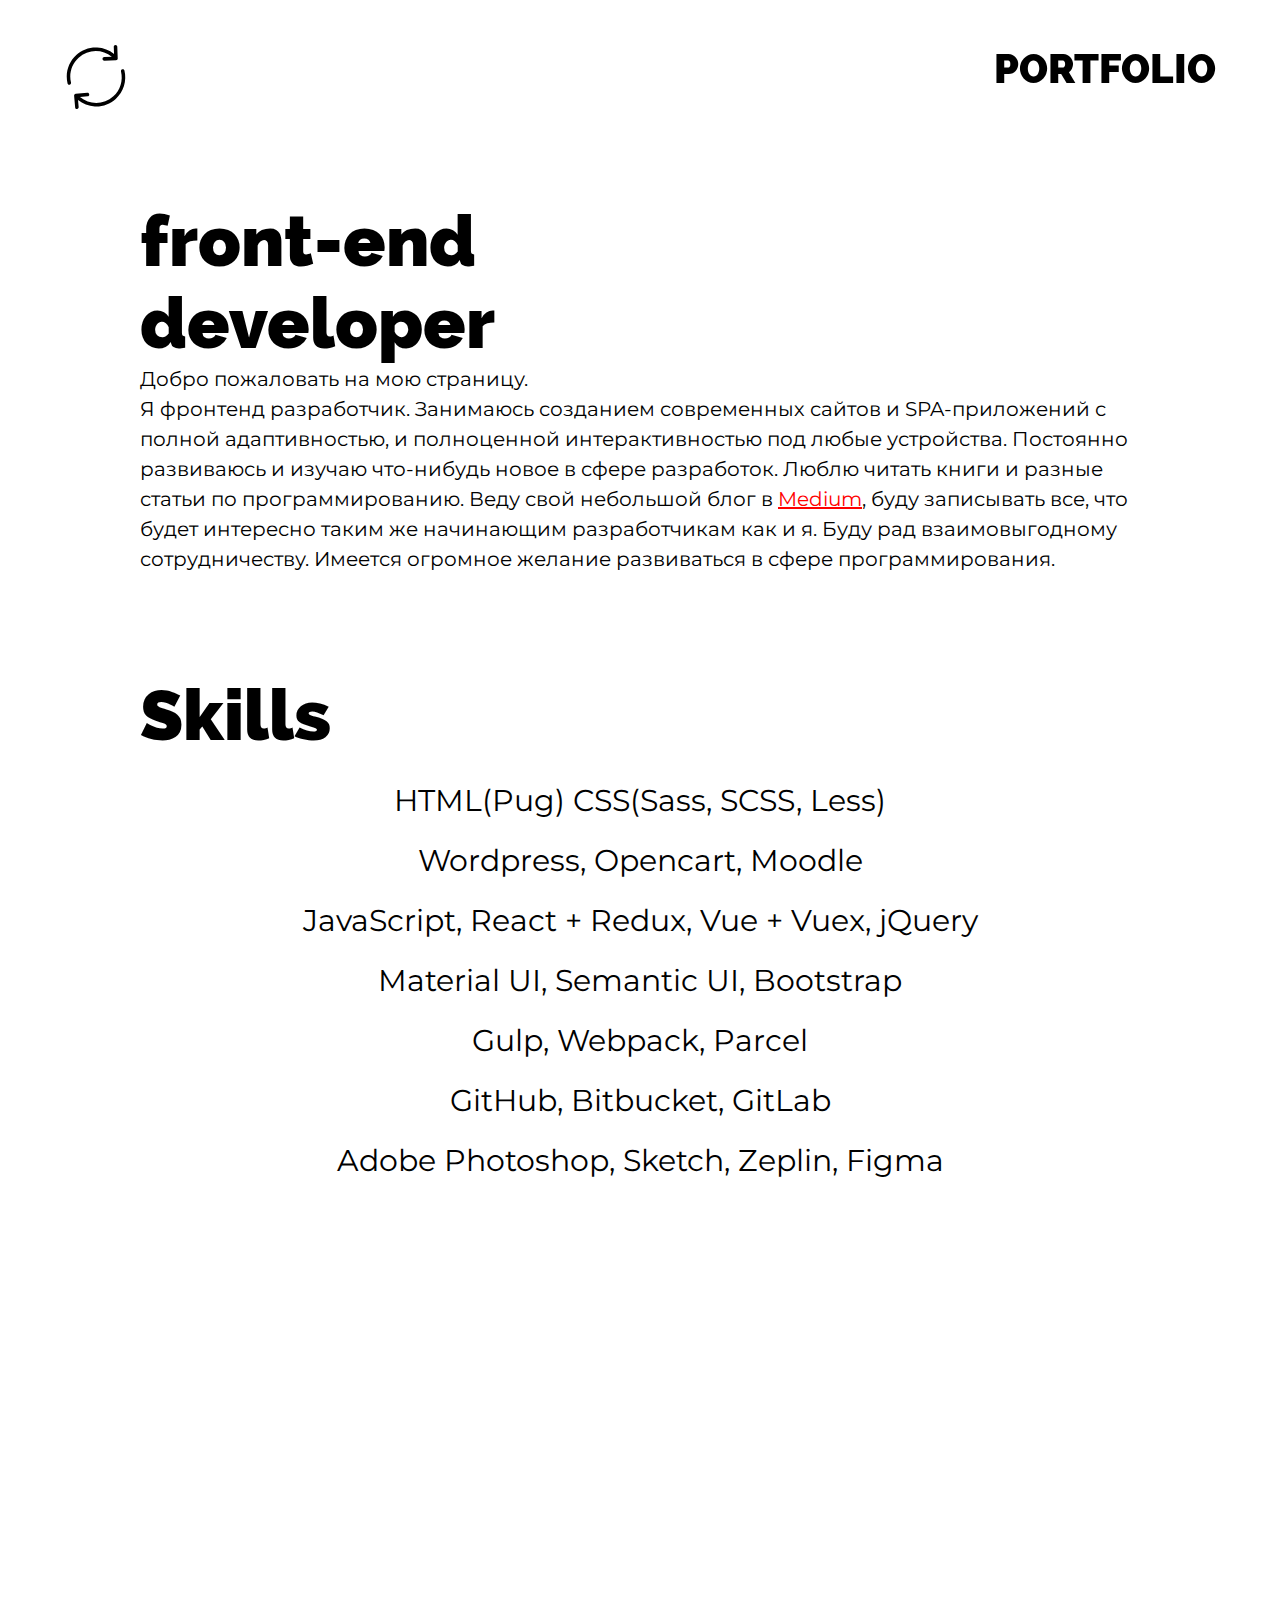
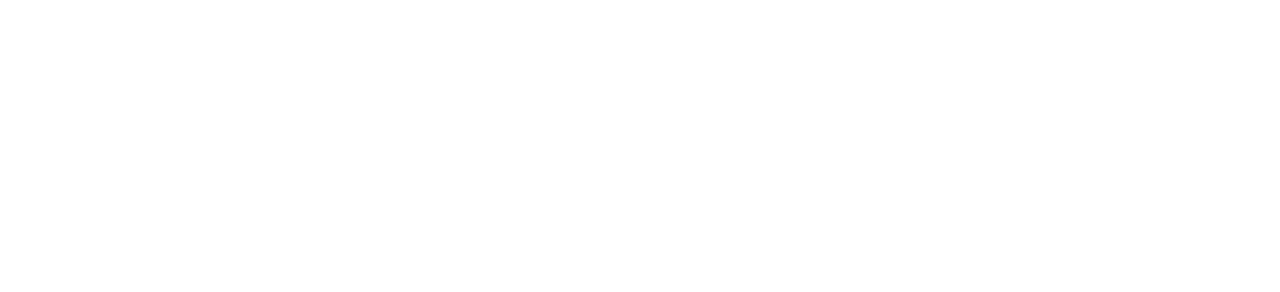
<file: index.html>
<!DOCTYPE html>
<html lang="ru">
<head>
    <meta charset="UTF-8">
    <meta name="viewport" content="width=device-width, initial-scale=1.0">
    <meta http-equiv="X-UA-Compatible" content="ie=edge">
    <title>Profile</title>
    <link rel="stylesheet" href="./css/style.css">
    <link rel="stylesheet" href="./css/animate.min.css">
    <link href="https://fonts.googleapis.com/css?family=Montserrat:300,400,500,600,700&display=swap" rel="stylesheet">
</head>
<body>
    
    <header>
        <div class="profile">
            <a href="./index.html"><img class="profile-reload animated fadeIn" src="./img/reload.svg" alt="#"></a>
            <a href="./portfolio.html" class="profile-link__portfolio animated fadeIn">PORTFOLIO</a>
            <div class="profile-link__port">
                <a href="./portfolio.html">PORTFOLIO</a>
            </div>
            <div class="profile-block">
                <div class="container">
                    <div class="profile-block__head animated fadeInDown">
                        <h2>front-end</h2>
                        <h2>developer</h2>
                    </div>
                </div>
                <div class="container">
                    <div class="profile-block__main">
                        <div class="profile-block__text animated fadeInLeft">
                            <p>Добро пожаловать на мою страницу.</p>
                            <p>
                                Я фронтенд разработчик. Занимаюсь созданием современных сайтов и SPA-приложений
                                с полной адаптивностью, и полноценной интерактивностью под любые устройства.
                                Постоянно развиваюсь и изучаю что-нибудь новое в сфере разработок. Люблю читать книги и разные статьи по программированию.
                                Веду свой небольшой блог в <a class="profile-link__medium" href="https://medium.com/@zestful_satin_grasshopper_759">Medium</a>, буду записывать все, что будет интересно таким же начинающим разработчикам как и я. 
                                Буду рад взаимовыгодному сотрудничеству. 
                                Имеется огромное желание развиваться в сфере программирования.
                            </p>
                        </div>
                    </div>
                </div>
            </div>
        </div>
    </header>
    
    <main>
        <div class="skills">
            <div class="skills-block">
                <div class="skills-block__head wow fadeInLeft">
                    <div class="container">
                        <h2>Skills</h2>
                    </div>
                </div>
                <div class="container">
                    <div class="skills-block__main">
                        <div class="skills-block__text wow fadeInRight">
                            <p>HTML(Pug) CSS(Sass, SCSS, Less)</p>
                            <p>Wordpress, Opencart, Moodle</p>
                            <p>JavaScript, React + Redux, Vue + Vuex, jQuery</p>
                            <p>Material UI, Semantic UI, Bootstrap</p>
                            <p>Gulp, Webpack, Parcel</p>
                            <p>GitHub, Bitbucket, GitLab</p>
                            <p>Adobe Photoshop, Sketch, Zeplin, Figma</p>
                        </div>
                        <div class="skills-block__logs wow fadeInLeft">
                            <img src="./img/html-5.png" alt="#">
                            <img src="./img/css.png" alt="#">
                            <img src="./img/sass.png" alt="#">
                            <img src="./img/javaS.png" alt="#">
                            <img src="./img/git.png" alt="#">
                            <img src="./img/github.png" alt="#">
                        </div>
                    </div>
                </div>
            </div>
        </div>
    </main>
    

    <footer>
        <div class="contact">
            <div class="contact-block">
                <div class="contact-block__head wow fadeInUp">
                    <div class="container">
                        <h2>Contacts</h2>
                    </div>
                </div>
                <div class="container">
                    <div class="contact-block__main">
                        <div class="contact-block__text wow fadeInUp">
                            <p>Вероятно вы доскролили до этой секций чтобы связаться со мной, 
                                то я тут указал свои контактные данные. Пишите, не стесняйтесь, 
                                готов буду оказать помощь в пределах своей компетенции. 
                                Также делитесь со мной ссылками и историями, которые, по вашему мнению,
                                могут быть полезными для моего развития. 
                                Постараюсь ответить в ближайшее время. 
                                Ну а если вы доскролили до этой секций, для лицезрения всех социальных сетей 
                                в которых я сижу, вам также лучше взглянуть где-то рядом. Ну разве что свою рабочую 
                                почту тут размещу если вы не против, ну а остальное рядом.=)</p>
                            <p class="contact-block__mail">Mail: <a href="mailto:murad-arslangiraev-1994@mail.ru">murad-arslangiraev-1994@mail.ru</a></p>
                            <p class="contact-block__mail">Yandex: <a href="mailto:murad.arslangiraev@yandex.ru">murad.arslangiraev@yandex.ru</a></p>
                        </div>
                        <div class="contact-block__logs wow fadeInRight">
                            <a href="https://www.linkedin.com/in/murad-arslangiraev-603308190/"><img src="./img/links/linkedin.svg" alt="#"></a>
                            <a href="skype:live:.cid.81b8d17d6bd028e6"><img src="./img/links/skype.svg" alt="#"></a>
                            <a href="tg://resolve?domain=QwertyaMur"><img src="./img/links/telegram.svg" alt="#"></a>
                            <a href="https://wa.me/79894838329"><img src="./img/links/whatsapp.svg" alt="#"></a>
                            <a href="https://github.com/webdevmurad"><img src="./img/links/github.svg" alt="#"></a>                    
                        </div>
                    </div>
                </div>
            </div>
        </div>
    </footer>

    <script src="./wow.min.js"></script>
    <script>
        new WOW().init();
    </script>
    <!-- Yandex.Metrika counter -->
    <script type="text/javascript" >
        (function(m,e,t,r,i,k,a){m[i]=m[i]||function(){(m[i].a=m[i].a||[]).push(arguments)};
        m[i].l=1*new Date();k=e.createElement(t),a=e.getElementsByTagName(t)[0],k.async=1,k.src=r,a.parentNode.insertBefore(k,a)})
        (window, document, "script", "https://mc.yandex.ru/metrika/tag.js", "ym");
    
        ym(68980057, "init", {
            clickmap:true,
            trackLinks:true,
            accurateTrackBounce:true
        });
    </script>
    <noscript><div><img src="https://mc.yandex.ru/watch/68980057" style="position:absolute; left:-9999px;" alt="" /></div></noscript>
    <!-- /Yandex.Metrika counter -->
    
</body>
</html>
</file>
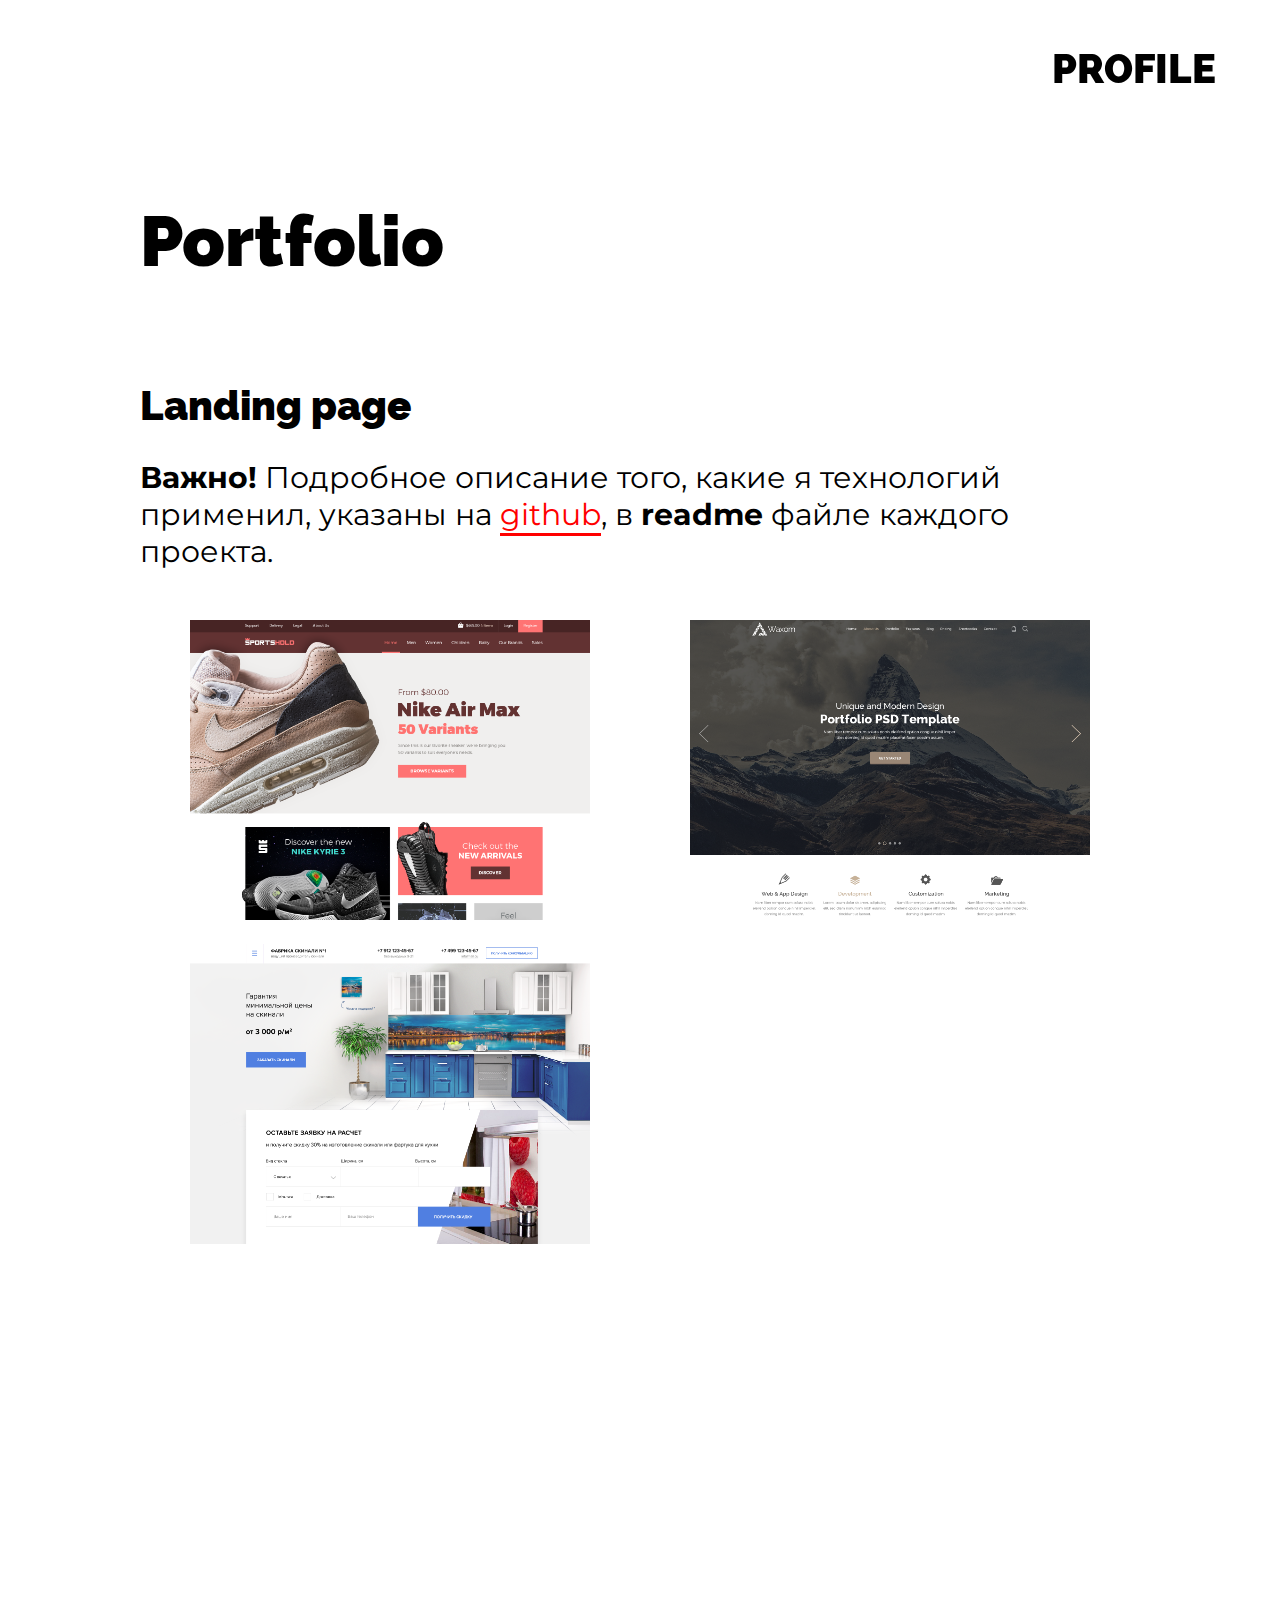
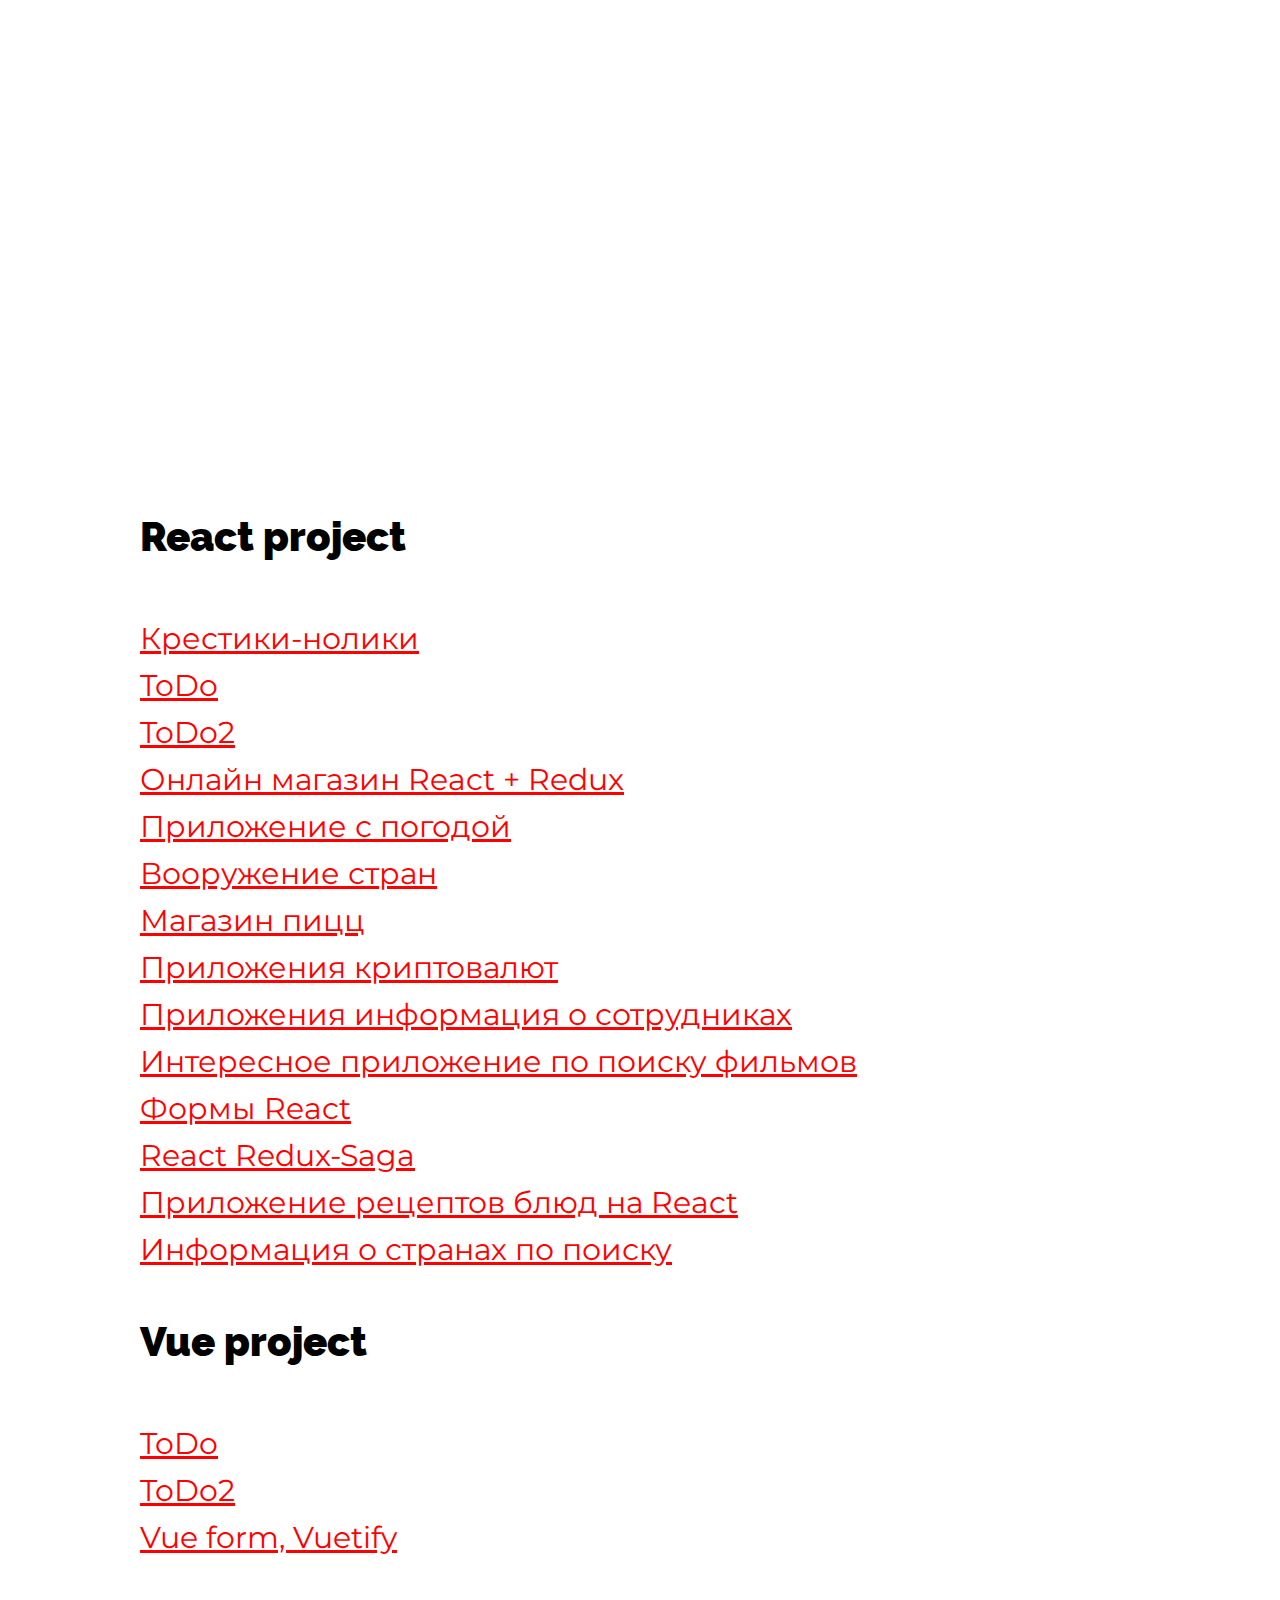
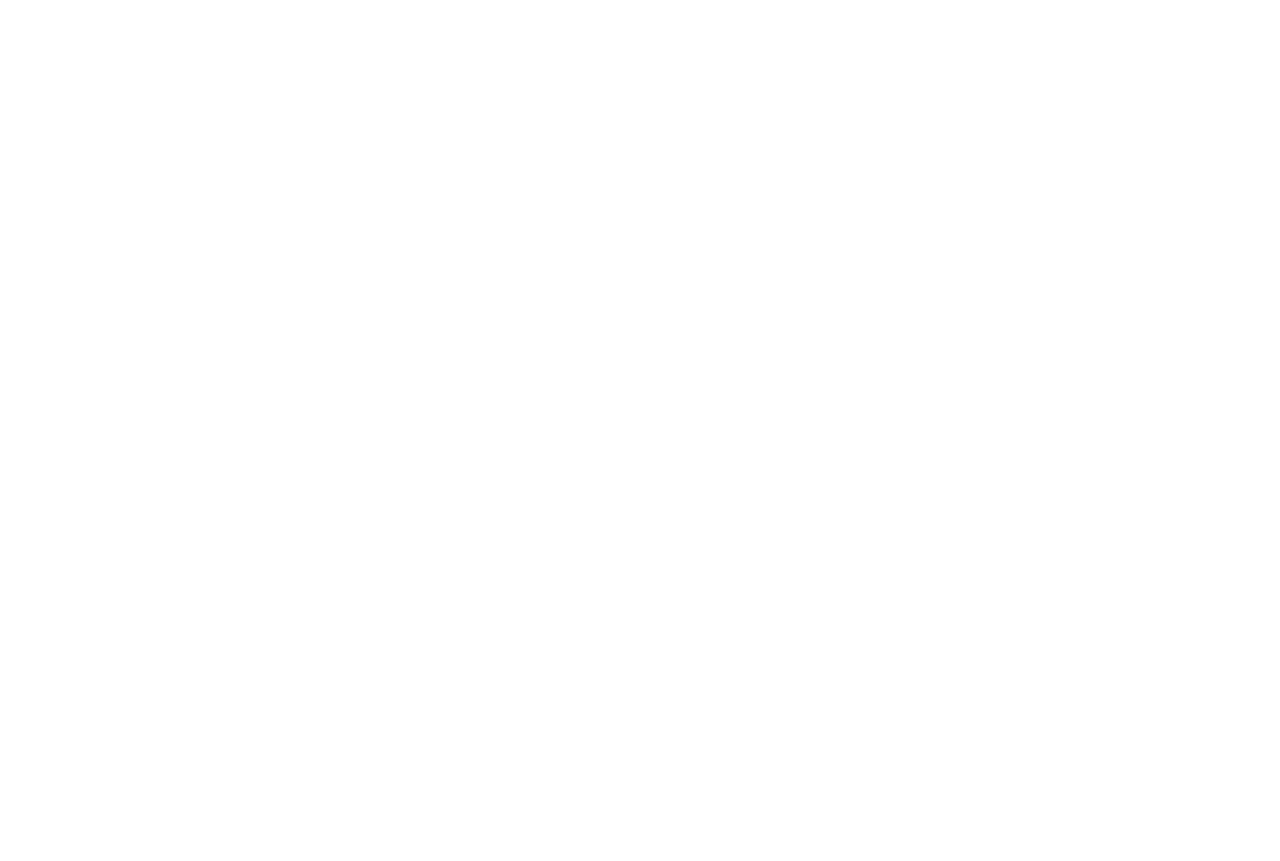
<file: portfolio.html>
<!DOCTYPE html>
<html lang="en">
<head>
    <meta charset="UTF-8">
    <meta name="viewport" content="width=device-width, initial-scale=1.0">
    <meta http-equiv="X-UA-Compatible" content="ie=edge">
    <title>Portfolio</title>
    <link rel="stylesheet" href="./css/style.css">
    <link rel="stylesheet" href="./css/animate.min.css">
    <link href="https://fonts.googleapis.com/css?family=Montserrat:300,400,500,600,700&display=swap" rel="stylesheet">
</head>
<body>
    
    <section class="portfolio">
        <a href="./index.html" class="portfolio-link__header animated fadeIn">PROFILE</a>
        <div class="portfolio-link__head"><a href="./index.html" >PROFILE</a></div>
        <div class="portfolio-block">
            <div class="container">
                <div class="portfolio-block__head animated fadeInDownBig">
                    <h2>Portfolio</h2>
                </div>
            </div>
            <div class="container">
                <div class="portfolio-block__main">
                    <h3 class="animated fadeInLeft">Landing page</h3>
                    <p class="portfolio-block__text animated fadeInLeft"><span>Важно!</span> Подробное описание того, какие я технологий применил, 
                        указаны на <a href="https://github.com/webdevmurad">github</a>, в <span>readme</span> файле каждого проекта. 
                    </p>
                    <div class="portfolio-block__sites">
                        <div class="portfolio-block__site animated fadeInUp">
                            <img src="./img/portfolio/sportshold.png" alt="#">
                            <div class="portfolio-block__links">
                                <a href="https://github.com/webdevmurad/sportshold.io"><img src="./img/github.svg" alt="#"></a>
                                <a href="https://webdevmurad.github.io/sportshold.io/"><img src="./img/internet.svg" alt="#"></a>
                            </div>
                        </div>
                        <div class="portfolio-block__site animated fadeInUp">
                            <img src="./img/portfolio/waxom.png" alt="#">
                            <div class="portfolio-block__links">
                                <a href="https://github.com/webdevmurad/waxom.io"><img src="./img/github.svg" alt="#"></a>
                                <a href="https://webdevmurad.github.io/waxom.io/"><img src="./img/internet.svg" alt="#"></a>
                            </div>
                        </div>
                        <div class="portfolio-block__site animated fadeInUp">
                                <img src="./img/portfolio/skinali.png" alt="#">
                                <div class="portfolio-block__links">
                                    <a href="https://github.com/webdevmurad/kitchen_skinali.io"><img src="./img/github.svg" alt="#"></a>
                                    <a href="https://webdevmurad.github.io/kitchen_skinali.io/"><img src="./img/internet.svg" alt="#"></a>
                                </div>
                        </div>
                        <div class="portfolio-block__site wow fadeInUp">
                            <img src="./img/portfolio/active.png" alt="#">
                            <div class="portfolio-block__links">
                                <a href="https://github.com/webdevmurad/active_maket.io"><img src="./img/github.svg" alt="#"></a>
                                <a href="https://webdevmurad.github.io/active_maket.io/"><img src="./img/internet.svg" alt="#"></a>
                            </div>
                        </div>
                        <div class="portfolio-block__site wow fadeInUp">
                            <img src="./img/portfolio/activebox.png" alt="#">
                            <div class="portfolio-block__links">
                                <a href="https://github.com/webdevmurad/active_box.io"><img src="./img/github.svg" alt="#"></a>
                                <a href="https://webdevmurad.github.io/active_box.io/"><img src="./img/internet.svg" alt="#"></a>
                            </div>
                        </div>
                    </div>
                    <h3 class="wow fadeInUp">Multi-page site</h3>
                    <div class="portfolio-block__sites">
                        <div class="portfolio-block__site wow fadeInUp">
                            <img src="./img/portfolio/car.png" alt="#">
                            <div class="portfolio-block__links">
                                <a href="https://github.com/webdevmurad/car_maket.io"><img src="./img/github.svg" alt="#"></a>
                                <a href="https://webdevmurad.github.io/car_maket.io/"><img src="./img/internet.svg" alt="#"></a>
                            </div>
                        </div>
                    </div>
                    <h3 class="animated fadeInLeft">React project</h3>
                    <div class="portfolio-block__sites portfolio__links">
                        <a href="https://github.com/webdevmurad/tic_tac_toe">Крестики-нолики</a>
                        <a href="https://github.com/webdevmurad/ToDo-React-Project">ToDo</a>
                        <a href="https://github.com/webdevmurad/todo">ToDo2</a>
                        <a href="https://github.com/webdevmurad/book-shopping">Онлайн магазин React + Redux</a>
                        <a href="https://github.com/webdevmurad/weather_react">Приложение с погодой</a>
                        <a href="https://github.com/webdevmurad/weapon_statistics">Вооружение стран</a>
                        <a href="https://github.com/webdevmurad/react-redux_pizza">Магазин пицц</a>
                        <a href="https://github.com/webdevmurad/cryptoApp">Приложения криптовалют</a>
                        <a href="https://github.com/webdevmurad/own_confirm_dialog">Приложения информация о сотрудниках</a>
                        <a href="https://github.com/webdevmurad/app_movie">Интересное приложение по поиску фильмов</a>
                        <a href="https://github.com/webdevmurad/forms_react">Формы React</a>
                        <a href="https://github.com/webdevmurad/React-Redux-Saga-App">React Redux-Saga</a>
                        <a href="https://github.com/webdevmurad/app_recipe">Приложение рецептов блюд на React</a>
                        <a href="https://github.com/webdevmurad/contries_react">Информация о странах по поиску</a>
                    </div>
                    <h3 class="animated fadeInLeft">Vue project</h3>
                    <div class="portfolio-block__sites portfolio__links">
                        <a href="https://github.com/webdevmurad/todo_app_vue">ToDo</a>
                        <a href="https://github.com/webdevmurad/vue-todo-project">ToDo2</a>
                        <a href="https://github.com/webdevmurad/Test-task-for-Company">Vue form, Vuetify</a>
                    </div>
                    <h3 class="wow fadeInUp">Games</h3>
                    <div class="portfolio-block__sites portfolio__links wow fadeInUp">
                        <a href="https://github.com/webdevmurad/snake_js.io">Змейка</a>
                        <a href="https://github.com/webdevmurad/memory_game.io">Игра на запоминание реализованная на JavaScript</a>
                        <a href="https://github.com/webdevmurad/whack-a-mole.io">Интересная игра "Ударить крота"</a>
                        <a href="https://github.com/webdevmurad/space_invaders.io">Игра "Космические захватчики"</a>
                        <a href="https://github.com/webdevmurad/connect_four.io">Интересная игра "Четыре в ряд"</a>
                    </div>
                    <h3 class="wow fadeInUp">Features</h3>
                    <div class="portfolio-block__features wow fadeInUp">
                        <a href="https://github.com/webdevmurad/variables_css.io">Игра с переменными CSS</a>
                        <a href="https://github.com/webdevmurad/css-js-clock.io">JS часы</a>
                        <a href="https://github.com/webdevmurad/input_text_up.io">Интересная реализация input</a>
                        <a href="https://github.com/webdevmurad/credit_cart.io">Кредитная карта</a>
                        <a href="https://github.com/webdevmurad/flex_panel_gallery.io/tree/master">Flex галерея</a>
                        <a href="https://github.com/webdevmurad/video_player.io">Собственный видеоплеер</a>
                        <a href="https://github.com/webdevmurad/ajax_type_ahead.io">Ajax. Подгрузка данных с JSON</a>
                        <a href="https://github.com/webdevmurad/shift_checkbox.io">Shift Checkbox</a>
                    </div>
                </div>
            </div>
        </div>
    </section>

    <script src="./wow.min.js"></script>
    <script>
        new WOW().init();
    </script>

</body>
</html>
</file>
<file: css/style.css>
html {
  -webkit-box-sizing: border-box;
          box-sizing: border-box;
}

*, *:after, *:before {
  -webkit-box-sizing: inherit;
          box-sizing: inherit;
  margin: 0;
  padding: 0;
}

.container {
  max-width: 1000px;
  margin: auto;
}

@media (max-width: 1100px) {
  .container {
    min-width: 900px;
  }
}

@media (max-width: 990px) {
  .container {
    min-width: 730px;
  }
}

@media (max-width: 768px) {
  .container {
    min-width: 540px;
  }
}

@media (max-width: 576px) {
  .container {
    min-width: 400px;
  }
}

@media (max-width: 420px) {
  .container {
    min-width: 300px;
  }
}

.profile-reload {
  position: fixed;
  z-index: 5;
  width: 64px;
  height: 64px;
  top: 5%;
  left: 5%;
}

.profile-reload:hover {
  cursor: pointer;
}

.profile-link__portfolio {
  position: fixed;
  z-index: 5;
  top: 5%;
  right: 5%;
  text-decoration: none;
  color: black;
  font-family: "Raleway - Heavy";
  font-size: 40px;
}

.profile-link__portfolio:hover {
  color: red;
  cursor: pointer;
  border-bottom: 4px solid red;
}

.profile-link__medium {
  color: red;
}

.profile-link__port {
  display: none;
  padding-top: 100px;
  text-align: center;
}

.profile-link__port a {
  z-index: 5;
  top: 5%;
  right: 5%;
  text-decoration: none;
  color: black;
  font-family: "Raleway - Heavy";
  font-size: 40px;
}

.profile-link__port a:hover {
  color: red;
  cursor: pointer;
  border-bottom: 4px solid red;
}

.profile-block {
  padding-top: 200px;
}

.profile-block__head h2 {
  font-family: "Raleway - Heavy";
  font-size: 70px;
}

.profile-block__main {
  display: -webkit-box;
  display: -ms-flexbox;
  display: flex;
}

.profile-block__text {
  font-family: 'Montserrat';
  font-size: 20px;
  line-height: 30px;
}

@media (max-width: 1100px) {
  .profile-block__head {
    padding: 0px 50px 0px 50px;
  }
  .profile-block__main {
    padding: 0px 50px 0px 50px;
    -webkit-box-orient: vertical;
    -webkit-box-direction: normal;
        -ms-flex-direction: column;
            flex-direction: column;
  }
  .profile-block__img {
    text-align: center;
  }
}

@media (max-width: 768px) {
  .profile-block__head h2 {
    font-size: 50px;
  }
  .profile-block__text p {
    font-size: 15px;
  }
  .profile-block__img img {
    width: 400px;
    height: 450px;
  }
  .profile-link__portfolio {
    font-size: 30px;
  }
}

@media (max-width: 576px) {
  .profile-link__port {
    display: block;
  }
  .profile-link__port a {
    font-size: 30px;
  }
  .profile-link__portfolio {
    display: none;
  }
  .profile-reload {
    display: none;
  }
  .profile-block__head h2 {
    font-size: 40px;
  }
  .profile-block__img img {
    width: 300px;
    height: 350px;
  }
}

@media (max-width: 420px) {
  .profile-block__text p {
    line-height: 20px;
  }
  .profile-block__img img {
    width: 250px;
    height: 300px;
  }
}

@font-face {
  font-family: "Raleway - Heavy";
  src: url("../fonts/raleway.heavy.ttf") format("opentype");
}

@font-face {
  font-family: "Kitten Swash";
  src: url("../fonts/KITTEN SWASH-TRIAL.TTF") format("opentype");
}

.contact-block {
  padding-top: 100px;
}

.contact-block__head h2 {
  font-family: "Raleway - Heavy";
  font-size: 70px;
}

.contact-block__main {
  display: -webkit-box;
  display: -ms-flexbox;
  display: flex;
  -webkit-box-align: center;
      -ms-flex-align: center;
          align-items: center;
}

.contact-block__text {
  padding-right: 100px;
  font-family: 'Montserrat';
  font-size: 20px;
  line-height: 30px;
}

.contact-block__logs img {
  width: 50px;
  height: 50px;
  margin-bottom: 30px;
}

.contact-block__mail {
  margin-top: 15px;
  font-weight: bold;
}

.contact-block__mail a {
  color: black;
  text-decoration: none;
}

.contact-block__mail a:hover {
  color: red;
  border-bottom: 1px solid red;
  cursor: pointer;
}

@media (max-width: 1100px) {
  .contact-block__head h2 {
    text-align: center;
  }
  .contact-block__main {
    -webkit-box-orient: vertical;
    -webkit-box-direction: normal;
        -ms-flex-direction: column;
            flex-direction: column;
  }
  .contact-block__text {
    padding-right: 0px;
    padding: 0px 50px 0px 50px;
  }
  .contact-block__logs {
    display: -webkit-box;
    display: -ms-flexbox;
    display: flex;
    margin-bottom: 0px;
    padding-top: 20px;
    padding-bottom: 20px;
  }
  .contact-block__logs a {
    margin-right: 20px;
  }
  .contact-block__logs a:last-child {
    margin-right: 0px;
  }
  .contact-block__logs img {
    margin-bottom: 0px;
  }
}

@media (max-width: 768px) {
  .contact-block__head h2 {
    font-size: 40px;
  }
}

@media (max-width: 576px) {
  .contact-block__logs {
    -webkit-box-orient: vertical;
    -webkit-box-direction: normal;
        -ms-flex-direction: column;
            flex-direction: column;
  }
  .contact-block__logs a {
    margin-right: 0px;
    margin-bottom: 10px;
  }
  .contact-block__text p {
    font-size: 18px;
  }
}

@media (max-width: 420px) {
  .contact-block__text p {
    font-size: 15px;
    line-height: 20px;
  }
}

.skills-block__head {
  padding-top: 100px;
}

.skills-block__head h2 {
  font-family: "Raleway - Heavy";
  font-size: 70px;
}

.skills-block__text {
  display: -webkit-box;
  display: -ms-flexbox;
  display: flex;
  -webkit-box-align: center;
      -ms-flex-align: center;
          align-items: center;
  -webkit-box-pack: center;
      -ms-flex-pack: center;
          justify-content: center;
  -webkit-box-orient: vertical;
  -webkit-box-direction: normal;
      -ms-flex-direction: column;
          flex-direction: column;
}

.skills-block__text p {
  margin-top: 30px;
  font-family: 'Montserrat';
  font-size: 30px;
  line-height: 30px;
}

.skills-block__logs {
  margin-top: 50px;
  display: -webkit-box;
  display: -ms-flexbox;
  display: flex;
  -webkit-box-orient: horizontal;
  -webkit-box-direction: normal;
      -ms-flex-direction: row;
          flex-direction: row;
  -webkit-box-pack: center;
      -ms-flex-pack: center;
          justify-content: center;
  -webkit-box-align: center;
      -ms-flex-align: center;
          align-items: center;
}

.skills-block__logs img {
  margin-right: 30px;
}

.skills-block__logs img:last-child {
  margin-right: 0px;
}

.skills-block__logs img:hover {
  cursor: pointer;
}

@media (max-width: 1100px) {
  .skills-block__head h2 {
    text-align: center;
  }
  .skills-block__text p {
    font-size: 23px;
  }
}

@media (max-width: 768px) {
  .skills-block__head h2 {
    font-size: 40px;
  }
  .skills-block__text p {
    font-size: 20px;
  }
}

@media (max-width: 576px) {
  .skills-block__text p {
    text-align: center;
    font-size: 18px;
    padding: 0px 50px 0px 50px;
  }
  .skills-block__logs {
    -webkit-box-orient: vertical;
    -webkit-box-direction: normal;
        -ms-flex-direction: column;
            flex-direction: column;
  }
  .skills-block__logs img {
    margin-right: 0px;
    margin-bottom: 20px;
  }
}

.portfolio-block {
  padding-top: 200px;
}

.portfolio-block__head h2 {
  font-family: "Raleway - Heavy";
  font-size: 70px;
}

.portfolio-block__main {
  padding-top: 50px;
}

.portfolio-block__main h3 {
  padding-top: 50px;
  font-family: "Raleway - Heavy";
  font-size: 40px;
}

.portfolio-block__text {
  margin-top: 30px;
  font-size: 30px;
  font-family: "Montserrat";
}

.portfolio-block__text a {
  color: red;
  text-decoration: none;
  border-bottom: 3px solid red;
}

.portfolio-block__text span {
  font-weight: bold;
}

.portfolio-block__sites {
  display: -webkit-box;
  display: -ms-flexbox;
  display: flex;
  -ms-flex-pack: distribute;
      justify-content: space-around;
  -ms-flex-wrap: wrap;
      flex-wrap: wrap;
  padding-top: 50px;
}

.portfolio-block__site {
  position: relative;
  margin-bottom: 20px;
}

.portfolio-block__site:hover {
  cursor: pointer;
}

.portfolio-block__site:hover .portfolio-block__links {
  opacity: 1;
}

.portfolio-block__site a p {
  margin-top: 10px;
  font-size: 30px;
  font-family: "Montserrat";
  color: red;
}

.portfolio-block__links {
  opacity: 0;
  width: 100%;
  height: 100%;
  position: absolute;
  bottom: 0;
  left: 0;
  display: -webkit-box;
  display: -ms-flexbox;
  display: flex;
  -webkit-box-pack: center;
      -ms-flex-pack: center;
          justify-content: center;
  -webkit-box-align: center;
      -ms-flex-align: center;
          align-items: center;
  background: rgba(54, 47, 45, 0.6);
  -webkit-transition: 0.3s;
  transition: 0.3s;
}

.portfolio-block__links img {
  width: 50px;
  height: 50px;
}

.portfolio-block__links a {
  margin-right: 50px;
}

.portfolio-block__links a:last-child {
  margin-right: 0px;
}

.portfolio-block__features {
  display: -webkit-box;
  display: -ms-flexbox;
  display: flex;
  -webkit-box-orient: vertical;
  -webkit-box-direction: normal;
      -ms-flex-direction: column;
          flex-direction: column;
  padding-bottom: 50px;
}

.portfolio-block__features a {
  margin-top: 10px;
  font-size: 30px;
  font-family: "Montserrat";
  color: red;
}

.portfolio-link__head {
  display: none;
  text-align: center;
  padding-top: 100px;
}

.portfolio-link__head a {
  text-decoration: none;
  color: black;
  font-family: "Raleway - Heavy";
  font-size: 40px;
}

.portfolio-link__head a:hover {
  color: red;
  cursor: pointer;
  border-bottom: 4px solid red;
}

.portfolio-link__header {
  z-index: 5;
  position: fixed;
  top: 5%;
  right: 5%;
  text-decoration: none;
  color: black;
  font-family: "Raleway - Heavy";
  font-size: 40px;
}

.portfolio-link__header:hover {
  color: red;
  cursor: pointer;
  border-bottom: 4px solid red;
}

.portfolio__links {
  display: flex;
  flex-direction: column;
}

.portfolio__links a {
  margin-top: 10px;
  font-size: 30px;
  font-family: "Montserrat";
  color: red;
}

@media (max-width: 1100px) {
  .portfolio-block__head {
    text-align: center;
  }
  .portfolio-block__head h2 {
    font-size: 50px;
  }
  .portfolio-block__main {
    text-align: center;
  }
  .portfolio-block__main h3 {
    font-size: 40px;
  }
  .portfolio-block__text {
    padding: 0px 50px 0px 50px;
  }
}

@media (max-width: 768px) {
  .portfolio-block__links {
    opacity: 1;
  }
}

@media (max-width: 576px) {
  .portfolio-block {
    padding-top: 100px;
  }
  .portfolio-link__head {
    display: block;
  }
  .portfolio-link__header {
    display: none;
  }
  .profile-block {
    padding-top: 100px;
  }
}

@media (max-width: 420px) {
  .portfolio-block {
    padding-top: 60px;
  }
  .portfolio-block__links a {
    margin-right: 0px;
    m-top: 50px;
  }
  .portfolio-block__links {
    display: block;
    padding-top: 50px;
  }
  .portfolio-block__main h3 {
    font-size: 30px;
  }
  .portfolio-block__site {
    width: 300px;
  }
  .portfolio-block__site img {
    width: 100%;
  }
  .portfolio-block__features a {
    font-size: 20px;
  }
  .portfolio-block__main {
    padding-top: 0px;
  }
  .portfolio-link__head {
    padding-top: 50px;
  }
  .profile-block {
    padding-top: 60px;
  }
  .profile-link__port {
    padding-top: 50px;
  }
}
/*# sourceMappingURL=style.css.map */
</file>
